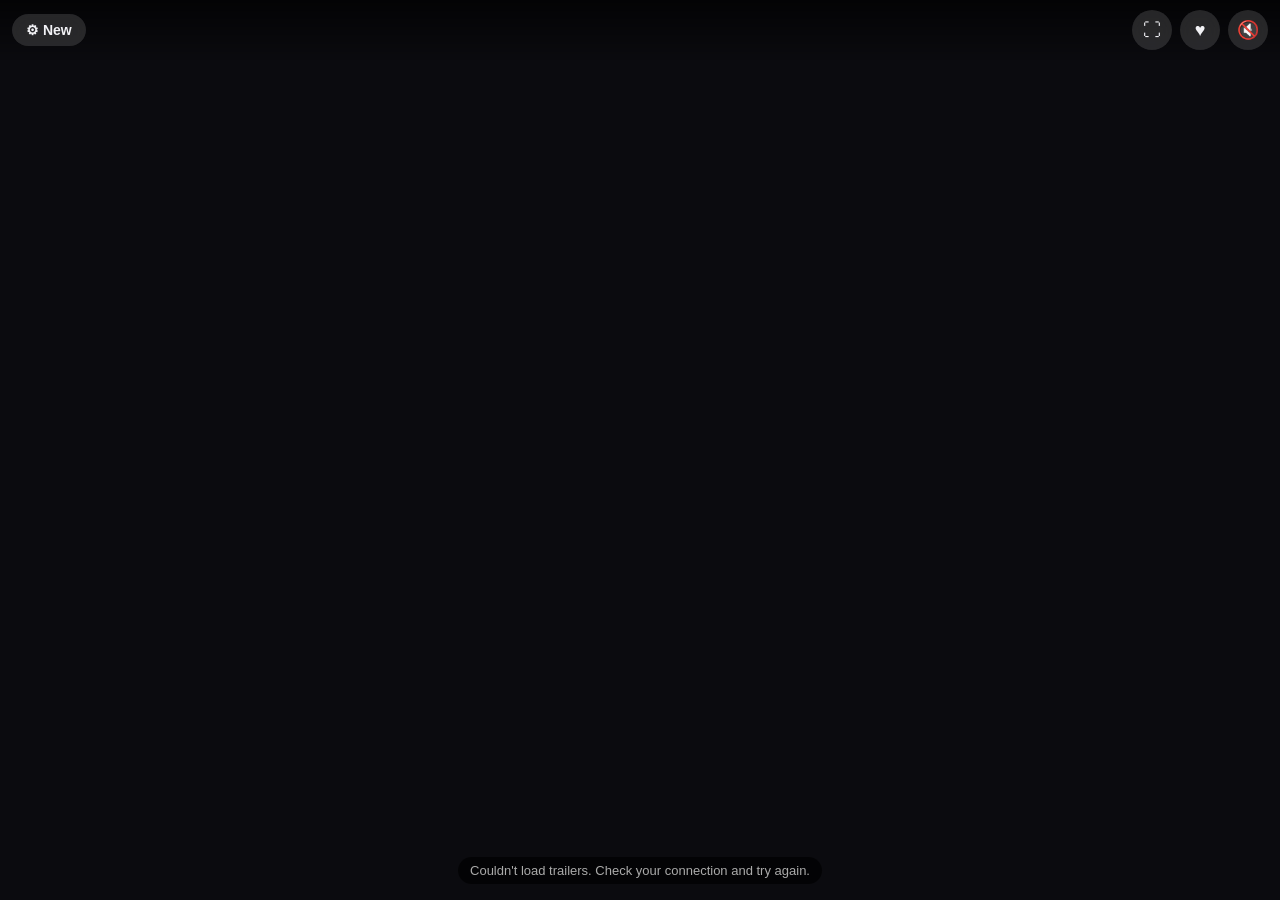
<file: index.html>
<!DOCTYPE html>
<html lang="en">
<head>
<meta charset="utf-8">
<meta name="viewport" content="width=device-width, initial-scale=1, viewport-fit=cover">
<meta http-equiv="Content-Security-Policy" content="default-src 'self'; script-src 'self'; style-src 'self' 'unsafe-inline'; img-src 'self' https://image.tmdb.org data:; frame-src https://www.youtube-nocookie.com; connect-src 'self' https://api.trailerfeed.co.uk https://*.workers.dev https://api.themoviedb.org; worker-src 'self'; manifest-src 'self'; object-src 'none'; base-uri 'none'; form-action 'none'">
<meta name="referrer" content="strict-origin-when-cross-origin">
<meta name="theme-color" content="#0b0b0f">
<meta name="apple-mobile-web-app-capable" content="yes">
<meta name="mobile-web-app-capable" content="yes">
<meta name="apple-mobile-web-app-status-bar-style" content="black-translucent">
<meta name="apple-mobile-web-app-title" content="TrailerFeed">
<title>TrailerFeed</title>
<link rel="manifest" href="manifest.webmanifest">
<link rel="icon" href="icons/logo.svg" type="image/svg+xml">
<link rel="icon" href="icons/favicon-32.png" sizes="32x32" type="image/png">
<link rel="apple-touch-icon" href="icons/apple-touch-icon.png">
<link rel="stylesheet" href="style.css">
</head>
<body>

<!-- First-run setup -->
<div id="setup" class="screen hidden">
  <div class="setup-box">
    <h1><img src="icons/logo.svg" alt=""> TrailerFeed</h1>
    <p>Swipe through fresh movie trailers. Needs a free TMDB key — it's stored only on this device.</p>
    <ol>
      <li>Sign up at <a href="https://www.themoviedb.org/signup" target="_blank" rel="noopener">themoviedb.org</a></li>
      <li>Settings → API → copy the <b>API Read Access Token</b> (or the API Key)</li>
    </ol>
    <input id="keyInput" type="text" placeholder="Paste token or key" autocomplete="off" autocapitalize="off" spellcheck="false">
    <button id="keySave" class="primary">Start watching</button>
    <p id="keyError" class="error"></p>
    <p class="credits"><a href="privacy.html">About &amp; privacy</a></p>
  </div>
</div>

<!-- Top bar -->
<header id="topbar">
  <button id="btnFilters" class="pill" aria-label="Filters">⚙︎ <span id="filterLabel">Past month</span></button>
  <div class="spacer"></div>
  <button id="btnFull" class="icon-btn" aria-label="Full screen" title="Full screen (F)">⛶</button>
  <button id="btnSaved" class="icon-btn" aria-label="Saved">♥</button>
  <button id="btnSound" class="icon-btn" aria-label="Sound">🔇</button>
</header>

<!-- Feed -->
<main id="feed"></main>
<div id="status" class="status"></div>

<!-- Filter sheet -->
<div id="filterSheet" class="sheet hidden">
  <div class="sheet-inner">
    <div class="sheet-head"><h2>Filters</h2><button class="close" data-close="filterSheet">✕</button></div>

    <h3>Sort by</h3>
    <div id="sortSeg" class="seg">
      <button data-s="rec">Recommended for you</button>
      <button data-s="random">🎲 Surprise me</button>
      <button data-s="popular">Most popular</button>
      <button data-s="oldest">Release date: oldest first</button>
      <button data-s="newest">Release date: newest first</button>
      <button data-s="trailer">Newest trailers first</button>
      <button data-s="rated">Highest rated</button>
    </div>

    <h3>Movie release date</h3>
    <div id="releaseSeg" class="seg">
      <button data-r="upcoming">Coming soon</button>
      <button data-r="new">Out in last 3 months + coming soon</button>
      <button data-r="year">Out in last year + coming soon</button>
      <button data-r="any">All years (incl. old films)</button>
    </div>

    <h3>Trailer uploaded <small>(to YouTube)</small></h3>
    <div id="windowSeg" class="seg">
      <button data-w="7">Past week</button>
      <button data-w="30">Past month</button>
      <button data-w="90">3 months</button>
      <button data-w="0">Any time</button>
    </div>

    <h3>Language</h3>
    <div id="langSeg" class="seg">
      <button data-lang="en">English</button>
      <button data-lang="">Any</button>
    </div>

    <h3>Your country &amp; cinema</h3>
    <div class="where">
      <select id="regionSel" aria-label="Country"></select>
      <select id="chainSel" aria-label="Cinema chain"></select>
      <input id="placeInput" type="text" placeholder="Town or branch, e.g. Manchester Printworks (optional)" autocomplete="off">
      <p class="hint">Used for release dates, age ratings, streaming services and the 🎟 cinema times button.</p>
    </div>

    <h3>Categories <small>(none = all)</small></h3>
    <div id="genreChips" class="chips"></div>

    <label class="toggle"><input type="checkbox" id="hideWatched"> Hide trailers once I've seen them twice</label>

    <button id="applyFilters" class="primary">Apply</button>

    <details class="settings">
      <summary>Settings</summary>
      <label class="toggle setting-toggle"><input type="checkbox" id="trimYT">
        <span>Hide YouTube's title &amp; logo<br><small>Trims the top and bottom edges of the player. The video picture isn't cropped.</small></span></label>
      <button id="resetTaste">Reset recommendations</button>
      <button id="clearHistory">Clear watch history</button>
      <button id="changeKey">Change TMDB key</button>
    </details>
    <p class="credits">Movie data &amp; images: <a href="https://www.themoviedb.org/" target="_blank" rel="noopener">TMDB</a> ·
      Streaming info: <a href="https://www.justwatch.com/" target="_blank" rel="noopener">JustWatch</a> · Trailers: YouTube<br>
      This product uses the TMDB API but is not endorsed or certified by TMDB. · <a href="privacy.html">About &amp; privacy</a></p>
  </div>
</div>

<!-- Saved / history sheet -->
<div id="savedSheet" class="sheet hidden">
  <div class="sheet-inner">
    <div class="sheet-head"><h2>Your list</h2><button class="close" data-close="savedSheet">✕</button></div>
    <div class="seg" id="listSeg">
      <button data-l="liked" class="on">Saved</button>
      <button data-l="soon">Coming soon</button>
      <button data-l="watched">Watched</button>
    </div>
    <div id="listBody" class="list"></div>
  </div>
</div>

<!-- Add to calendar -->
<div id="calSheet" class="sheet hidden">
  <div class="sheet-inner">
    <div class="sheet-head"><h2>Add to calendar</h2><button class="close" data-close="calSheet">✕</button></div>
    <p id="calTitle" class="cal-title"></p>
    <button id="calIcs" class="primary">📅 Phone calendar (Apple, Outlook…)</button>
    <button id="calGoogle" class="secondary">Google Calendar</button>
    <p class="tmdb-note">Adds an all-day event with a reminder the evening before. Release dates sometimes move, so it won't update itself.</p>
  </div>
</div>

<script src="config.js"></script>
<script src="app.js"></script>
</body>
</html>
</file>
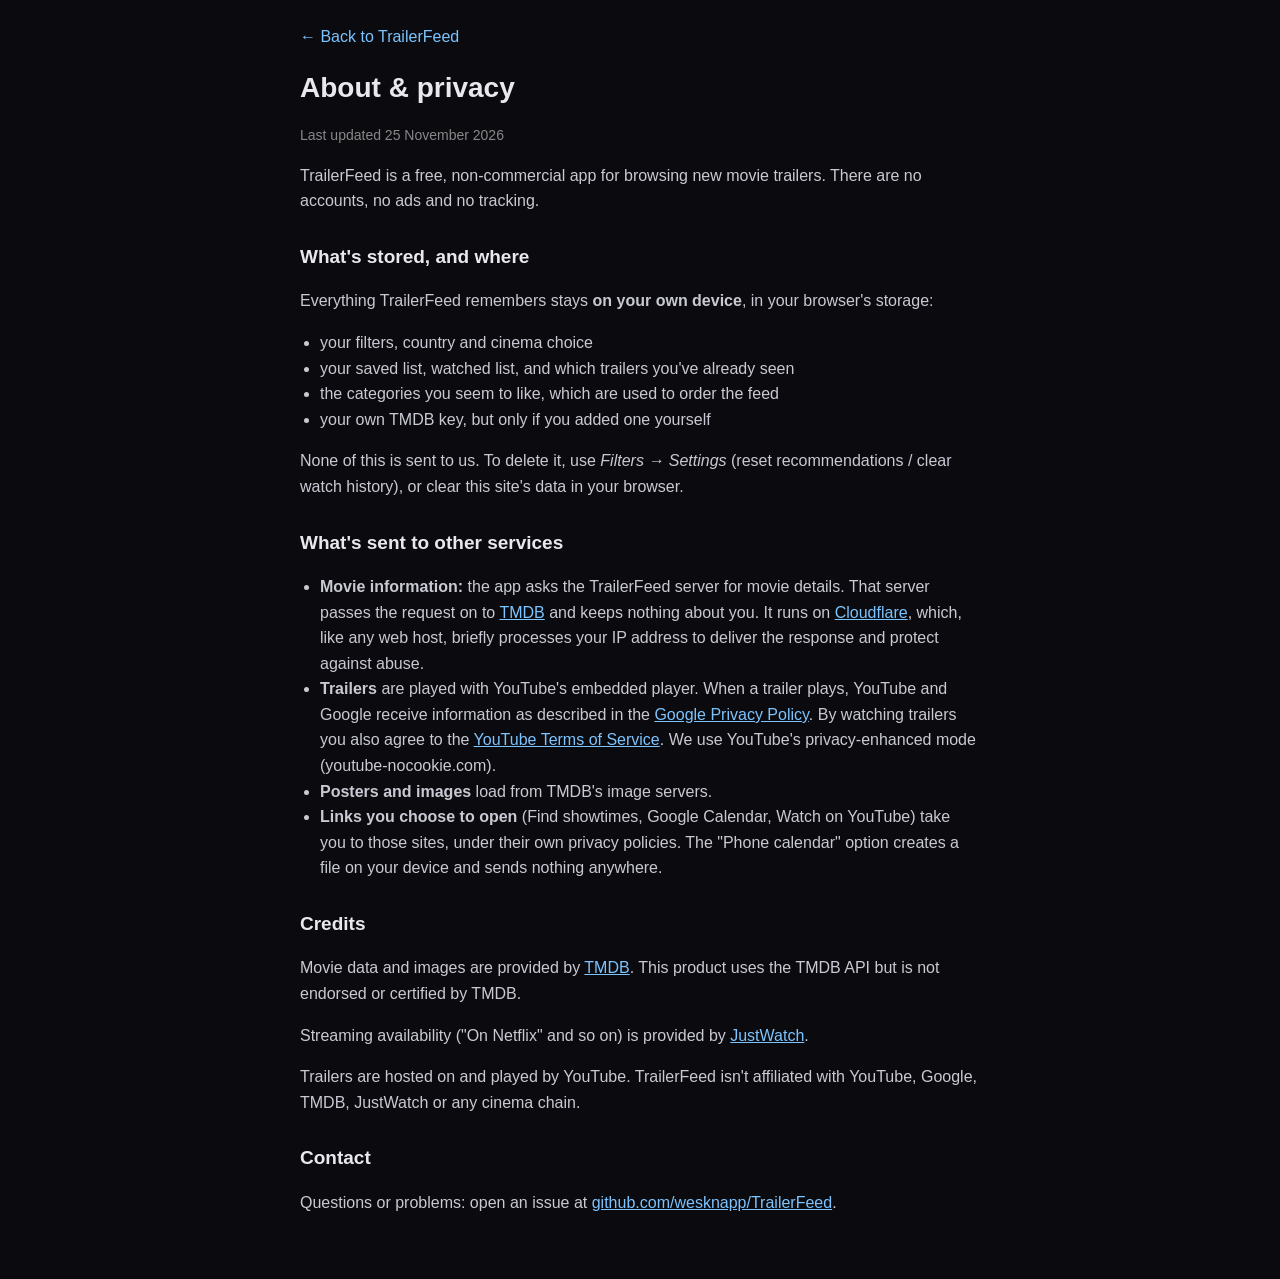
<file: privacy.html>
<!DOCTYPE html>
<html lang="en">
<head>
<meta charset="utf-8">
<meta name="viewport" content="width=device-width, initial-scale=1, viewport-fit=cover">
<meta name="theme-color" content="#0b0b0f">
<meta http-equiv="Content-Security-Policy" content="default-src 'none'; style-src 'unsafe-inline'; img-src 'self'; base-uri 'none'; form-action 'none'">
<title>TrailerFeed – About &amp; privacy</title>
<link rel="icon" href="icons/logo.svg" type="image/svg+xml">
<style>
  :root { color-scheme: dark; }
  body { margin: 0; background: #0b0b0f; color: #e8e8ee; font: 16px/1.6 -apple-system, BlinkMacSystemFont, "Segoe UI", Roboto, sans-serif; }
  main { max-width: 680px; margin: 0 auto; padding: calc(env(safe-area-inset-top) + 24px) 20px 48px; }
  h1 { font-size: 28px; margin: 8px 0 4px; }
  h2 { font-size: 19px; margin: 28px 0 6px; }
  p, li { color: #c9c9d3; }
  ul { padding-left: 20px; }
  a { color: #7cc4ff; }
  .muted { color: #888; font-size: 14px; }
  .back { display: inline-block; margin-bottom: 8px; text-decoration: none; }
</style>
</head>
<body>
<main>
  <a class="back" href="./">← Back to TrailerFeed</a>
  <h1>About &amp; privacy</h1>
  <p class="muted">Last updated 25 November 2026</p>

  <p>TrailerFeed is a free, non-commercial app for browsing new movie trailers. There are no accounts, no ads and no tracking.</p>

  <h2>What's stored, and where</h2>
  <p>Everything TrailerFeed remembers stays <b>on your own device</b>, in your browser's storage:</p>
  <ul>
    <li>your filters, country and cinema choice</li>
    <li>your saved list, watched list, and which trailers you've already seen</li>
    <li>the categories you seem to like, which are used to order the feed</li>
    <li>your own TMDB key, but only if you added one yourself</li>
  </ul>
  <p>None of this is sent to us. To delete it, use <i>Filters → Settings</i> (reset recommendations / clear watch history), or clear this site's data in your browser.</p>

  <h2>What's sent to other services</h2>
  <ul>
    <li><b>Movie information:</b> the app asks the TrailerFeed server for movie details. That server passes the request on to
      <a href="https://www.themoviedb.org/" target="_blank" rel="noopener">TMDB</a> and keeps nothing about you.
      It runs on <a href="https://www.cloudflare.com/privacypolicy/" target="_blank" rel="noopener">Cloudflare</a>, which, like any web host,
      briefly processes your IP address to deliver the response and protect against abuse.</li>
    <li><b>Trailers</b> are played with YouTube's embedded player. When a trailer plays, YouTube and Google receive information as described in the
      <a href="https://policies.google.com/privacy" target="_blank" rel="noopener">Google Privacy Policy</a>. By watching trailers you also agree to the
      <a href="https://www.youtube.com/t/terms" target="_blank" rel="noopener">YouTube Terms of Service</a>. We use YouTube's privacy-enhanced mode (youtube-nocookie.com).</li>
    <li><b>Posters and images</b> load from TMDB's image servers.</li>
    <li><b>Links you choose to open</b> (Find showtimes, Google Calendar, Watch on YouTube) take you to those sites, under their own privacy policies.
      The "Phone calendar" option creates a file on your device and sends nothing anywhere.</li>
  </ul>

  <h2>Credits</h2>
  <p>Movie data and images are provided by <a href="https://www.themoviedb.org/" target="_blank" rel="noopener">TMDB</a>.
    This product uses the TMDB API but is not endorsed or certified by TMDB.</p>
  <p>Streaming availability ("On Netflix" and so on) is provided by <a href="https://www.justwatch.com/" target="_blank" rel="noopener">JustWatch</a>.</p>
  <p>Trailers are hosted on and played by YouTube. TrailerFeed isn't affiliated with YouTube, Google, TMDB, JustWatch or any cinema chain.</p>

  <h2>Contact</h2>
  <p>Questions or problems: open an issue at <a href="https://github.com/wesknapp/TrailerFeed/issues" target="_blank" rel="noopener">github.com/wesknapp/TrailerFeed</a>.</p>
</main>
</body>
</html>
</file>
<file: style.css>
* { box-sizing: border-box; margin: 0; padding: 0; -webkit-tap-highlight-color: transparent; }
html, body { height: 100%; background: #0b0b0f; color: #f2f2f5; font-family: -apple-system, BlinkMacSystemFont, "Segoe UI", Roboto, sans-serif; overflow: hidden; overscroll-behavior: none; }
button { font: inherit; color: inherit; border: 0; background: none; cursor: pointer; }
a { color: #7cc4ff; }
.hidden { display: none !important; }

/* Top bar */
#topbar { position: fixed; top: 0; left: 0; right: 0; z-index: 20; display: flex; align-items: center; gap: 8px;
  padding: calc(env(safe-area-inset-top) + 10px) 12px 10px; background: linear-gradient(#000a, #0000); pointer-events: none; }
#topbar > * { pointer-events: auto; }
.spacer { flex: 1; }
.pill { min-width: 0; max-width: 60vw; white-space: nowrap; overflow: hidden; text-overflow: ellipsis; background: #ffffff22; backdrop-filter: blur(10px); -webkit-backdrop-filter: blur(10px); padding: 8px 14px; border-radius: 999px; font-size: 14px; font-weight: 600; }
.icon-btn { width: 40px; height: 40px; border-radius: 50%; background: #ffffff22; backdrop-filter: blur(10px); -webkit-backdrop-filter: blur(10px); font-size: 18px; }

/* Feed */
#feed { height: 100dvh; overflow-y: scroll; scroll-snap-type: y mandatory; scrollbar-width: none; }
#feed::-webkit-scrollbar { display: none; }
.card { position: relative; height: 100dvh; scroll-snap-align: start; scroll-snap-stop: always; overflow: hidden;
  display: flex; flex-direction: column; justify-content: center; }
.card .bg { position: absolute; inset: 0; background-size: cover; background-position: center; filter: blur(28px) brightness(.45); transform: scale(1.2); }
.card .stage { position: relative; width: 100%; aspect-ratio: 16/9; background: #000 center/cover no-repeat; z-index: 1; overflow: hidden; }
.card .stage iframe { position: absolute; inset: 0; width: 100%; height: 100%; border: 0; }
/* Optional setting (off by default): make the player 200px taller than its frame. YouTube centres the video and
   draws its title bar and logo in the extra space above/below, which the frame (overflow: hidden) then trims off. */
body.trim-yt .card .stage iframe { inset: auto; left: 0; top: -100px; height: calc(100% + 200px); }
.card .stage .play-hint { position: absolute; inset: 0; display: grid; place-items: center; font-size: 46px; opacity: .85; text-shadow: 0 2px 12px #000; }
.card .info { position: relative; z-index: 1; padding: 18px 76px 0 16px; }
.card h2 { font-size: 22px; line-height: 1.2; margin-bottom: 6px; }
.card .meta { font-size: 13px; color: #cfcfd8; display: flex; flex-wrap: wrap; gap: 6px 10px; margin-bottom: 8px; }
.card .badge { background: #7c3aed; color: #fff; padding: 2px 8px; border-radius: 6px; font-weight: 700; font-size: 12px; }
.card .badge.soon { background: #2d6cdf; }
.card .overview { font-size: 14px; color: #ddd; line-height: 1.4; display: -webkit-box; -webkit-line-clamp: 3; -webkit-box-orient: vertical; overflow: hidden; }
.card .overview.open { -webkit-line-clamp: unset; }
.card .actions { position: absolute; right: 12px; bottom: calc(env(safe-area-inset-bottom) + 90px); z-index: 2; display: flex; flex-direction: column; gap: 18px; align-items: center; }
.card .actions button { display: flex; flex-direction: column; align-items: center; font-size: 11px; color: #ddd; gap: 3px; }
.card .actions .ico { width: 48px; height: 48px; border-radius: 50%; background: #ffffff1f; display: grid; place-items: center; font-size: 22px; transition: transform .15s; }
.card .actions button:active .ico { transform: scale(.88); }
.card .actions .liked .ico { background: linear-gradient(135deg, #6366f1, #c026d3); }
.card .seen { font-size: 12px; color: #ffd27a; margin-top: 8px; }
.card .badge.now { background: #1f9d55; }
.card .cert { border: 1px solid #ffffff66; padding: 1px 6px; border-radius: 4px; font-size: 11px; font-weight: 700; }
.card .stream small { color: #8a8a96; font-size: 11px; }
.card .stream { font-size: 13px; color: #b9f3c9; margin-bottom: 6px; }
.card .chips-row { display: flex; flex-wrap: wrap; gap: 8px; margin-top: 10px; pointer-events: auto; }
.card .chips-row button { background: #ffffff1f; border: 1px solid #ffffff2a; padding: 7px 12px; border-radius: 999px; font-size: 13px; font-weight: 600; }
.card .chips-row button:active { transform: scale(.96); }
.card .why { font-size: 12px; color: #9fd3ff; margin-top: 8px; }

.status { position: fixed; bottom: calc(env(safe-area-inset-bottom) + 16px); left: 50%; transform: translateX(-50%); z-index: 15;
  font-size: 13px; color: #aaa; background: #000a; padding: 6px 12px; border-radius: 999px; pointer-events: none; }
.status:empty { display: none; }
.empty { height: 100dvh; display: grid; place-items: center; text-align: center; padding: 30px; color: #aaa; scroll-snap-align: start; }

/* Sheets */
.sheet { position: fixed; inset: 0; z-index: 30; background: #0008; display: flex; align-items: flex-end; }
.sheet-inner { width: 100%; max-height: 88dvh; overflow-y: auto; background: #16161d; border-radius: 18px 18px 0 0;
  padding: 18px 16px calc(env(safe-area-inset-bottom) + 20px); animation: up .2s ease-out; }
@keyframes up { from { transform: translateY(40px); opacity: 0; } }
.sheet-head { display: flex; align-items: center; justify-content: space-between; margin-bottom: 8px; }
.sheet h2 { font-size: 20px; }
.sheet h3 { font-size: 13px; text-transform: uppercase; letter-spacing: .06em; color: #999; margin: 18px 0 8px; }
.sheet h3 small { text-transform: none; letter-spacing: 0; }
.close { font-size: 20px; padding: 4px 8px; }
.seg { display: flex; flex-wrap: wrap; gap: 6px; }
.seg button, .chips button { padding: 8px 12px; border-radius: 999px; background: #ffffff14; font-size: 14px; }
.seg button.on, .chips button.on { background: #f2f2f5; color: #111; font-weight: 600; }
.chips { display: flex; flex-wrap: wrap; gap: 6px; }
.toggle { display: flex; gap: 10px; align-items: center; margin: 20px 0 4px; font-size: 15px; }
.toggle input { width: 20px; height: 20px; flex: none; }
.setting-toggle { margin: 0; padding: 12px 0; border-bottom: 1px solid #ffffff12; color: #ddd; }
.setting-toggle small { color: #888; font-size: 12px; }
.primary { display: block; width: 100%; margin-top: 18px; padding: 14px; border-radius: 12px; background: linear-gradient(135deg, #4f46e5, #9333ea); color: #fff; font-weight: 700; font-size: 16px; }
.settings { margin-top: 22px; color: #aaa; }
.settings summary { padding: 6px 0; }
.settings button { display: block; width: 100%; text-align: left; padding: 12px 0; border-bottom: 1px solid #ffffff12; color: #ddd; }
.credits { font-size: 12px; color: #888; margin-top: 18px; line-height: 1.6; }
.credits a { color: #aaa; }
.tmdb-note { font-size: 11px; margin-top: 12px; color: #777; }

.list { margin-top: 12px; }
.list .row { display: flex; gap: 12px; align-items: center; padding: 8px 0; border-bottom: 1px solid #ffffff10; }
.list .noimg { width: 46px; height: 69px; border-radius: 6px; background: #222; flex: none; }
.list img { width: 46px; height: 69px; object-fit: cover; border-radius: 6px; background: #222; }
.list .t { font-weight: 600; }
.list .s { font-size: 12px; color: #999; }
.list .row-btns { margin-left: auto; display: flex; align-items: center; gap: 10px; }
.list .row-btns button { font-size: 20px; padding: 4px; }
.list .row a { font-size: 13px; white-space: nowrap; }
.field { display: block; padding: 12px 0; border-bottom: 1px solid #ffffff12; color: #ddd; }
.field small { color: #888; }
.field select { display: block; width: 100%; margin-top: 8px; padding: 10px; border-radius: 10px; background: #0b0b0f; color: #fff; border: 1px solid #333; font: inherit; }
.where { display: grid; gap: 8px; }
.where select, .where input { width: 100%; padding: 11px 12px; border-radius: 10px; background: #0b0b0f; color: #fff; border: 1px solid #333; font: inherit; font-size: 15px; }
.where .hint { font-size: 12px; color: #888; }
.secondary { display: block; width: 100%; margin-top: 10px; padding: 14px; border-radius: 12px; background: #ffffff14; font-weight: 700; font-size: 16px; }
.cal-title { color: #ccc; margin: 4px 0 6px; }
.list .none { color: #888; padding: 20px 0; text-align: center; }

/* Setup */
.screen { position: fixed; inset: 0; z-index: 50; background: #0b0b0f; display: grid; place-items: center; padding: 24px; }
.setup-box { max-width: 420px; width: 100%; }
.setup-box h1 { font-size: 30px; margin-bottom: 10px; display: flex; align-items: center; gap: 12px; }
.setup-box h1 img { width: 44px; height: 44px; border-radius: 11px; }
.setup-box p, .setup-box ol { color: #bbb; line-height: 1.5; margin-bottom: 14px; }
.setup-box ol { padding-left: 20px; }
.setup-box input { width: 100%; padding: 14px; border-radius: 12px; border: 1px solid #333; background: #16161d; color: #fff; font-size: 15px; }
.error { color: #ff6b6b; margin-top: 10px; font-size: 14px; }

/* Seek bar: our own, drawn under the player (YouTube's controls are switched off with its controls=0 setting) */
.card .scrub { --p: 0; position: relative; z-index: 4; height: 26px; display: flex; align-items: center; padding: 0 14px;
  touch-action: none; cursor: pointer; opacity: 0; pointer-events: none; transition: opacity .25s; }
.card .scrub.ready { opacity: 1; pointer-events: auto; }
.card .scrub .pp { flex: none; width: 34px; height: 26px; margin: 0 6px 0 -6px; display: grid; place-items: center; font-size: 15px; color: #fff; }
.card .scrub .pp::before { content: '❚❚'; letter-spacing: -2px; }
.card.paused .scrub .pp::before { content: '▶'; letter-spacing: 0; }
.card .scrub .track { position: relative; flex: 1; height: 3px; background: #ffffff38; border-radius: 3px; transition: height .15s; }
.card .scrub .bar { position: absolute; left: 0; top: 0; bottom: 0; width: calc(var(--p) * 100%); background: linear-gradient(90deg, #6366f1, #c026d3); border-radius: 3px; }
.card .scrub .knob { position: absolute; top: 50%; left: calc(var(--p) * 100%); width: 13px; height: 13px; border-radius: 50%;
  background: #fff; transform: translate(-50%, -50%) scale(.8); box-shadow: 0 1px 4px #0008; transition: transform .15s, opacity .25s; }
.card.calm .scrub .knob { opacity: 0; }
.card .scrub.drag .track, .card .scrub:hover .track { height: 6px; }
.card .scrub.drag .knob { opacity: 1; transform: translate(-50%, -50%) scale(1.3); }
.card .scrub .time { display: none; position: absolute; bottom: 30px; left: 50%; transform: translateX(-50%); background: #000c;
  padding: 4px 10px; border-radius: 8px; font-size: 14px; font-weight: 700; font-variant-numeric: tabular-nums; white-space: nowrap; }
.card .scrub.drag .time { display: block; }

/* Phone turned sideways / browser full screen: video only. The player is kept clear of the top bar and the
   seek bar so nothing sits on top of it (YouTube's rules don't allow covering the player). */
@media (orientation: landscape) and (max-height: 520px) {
  .card .info, .card .actions, .card .bg { display: none; }
  .card .stage { position: absolute; top: 62px; left: 50%; transform: translateX(-50%); margin: 0;
    width: min(100vw, calc((100dvh - 94px) * 16 / 9)); aspect-ratio: 16/9; }
  .card .scrub { position: absolute; left: 50%; transform: translateX(-50%); bottom: 2px; margin: 0;
    width: min(100vw, calc((100dvh - 94px) * 16 / 9)); }
}
@media (orientation: landscape) {
  body.fs .card .info, body.fs .card .actions, body.fs .card .bg { display: none; }
  body.fs .card .stage { position: absolute; top: 62px; left: 50%; transform: translateX(-50%); margin: 0;
    width: min(100vw, calc((100dvh - 98px) * 16 / 9)); aspect-ratio: 16/9; border-radius: 0; box-shadow: none; }
  body.fs .card .scrub { position: absolute; left: 50%; transform: translateX(-50%); bottom: 4px; margin: 0;
    width: min(100vw, calc((100dvh - 98px) * 16 / 9)); }
}

/* PC / tablet: big centred video with the details underneath */
@media (min-width: 700px) and (min-height: 521px) {
  .card .stage, .card .info, .card .scrub { width: min(calc(100% - 180px), calc((100dvh - 240px) * 16 / 9)); margin: 0 auto; }
  .card .scrub { padding: 0; margin-top: 4px; }
  .card .stage { box-shadow: 0 20px 60px #000c; }
  .card .info { padding: 18px 0 0; }
  .card h2 { font-size: 26px; }
  .card .actions { right: 28px; bottom: auto; top: 50%; transform: translateY(-50%); }
}
</file>
